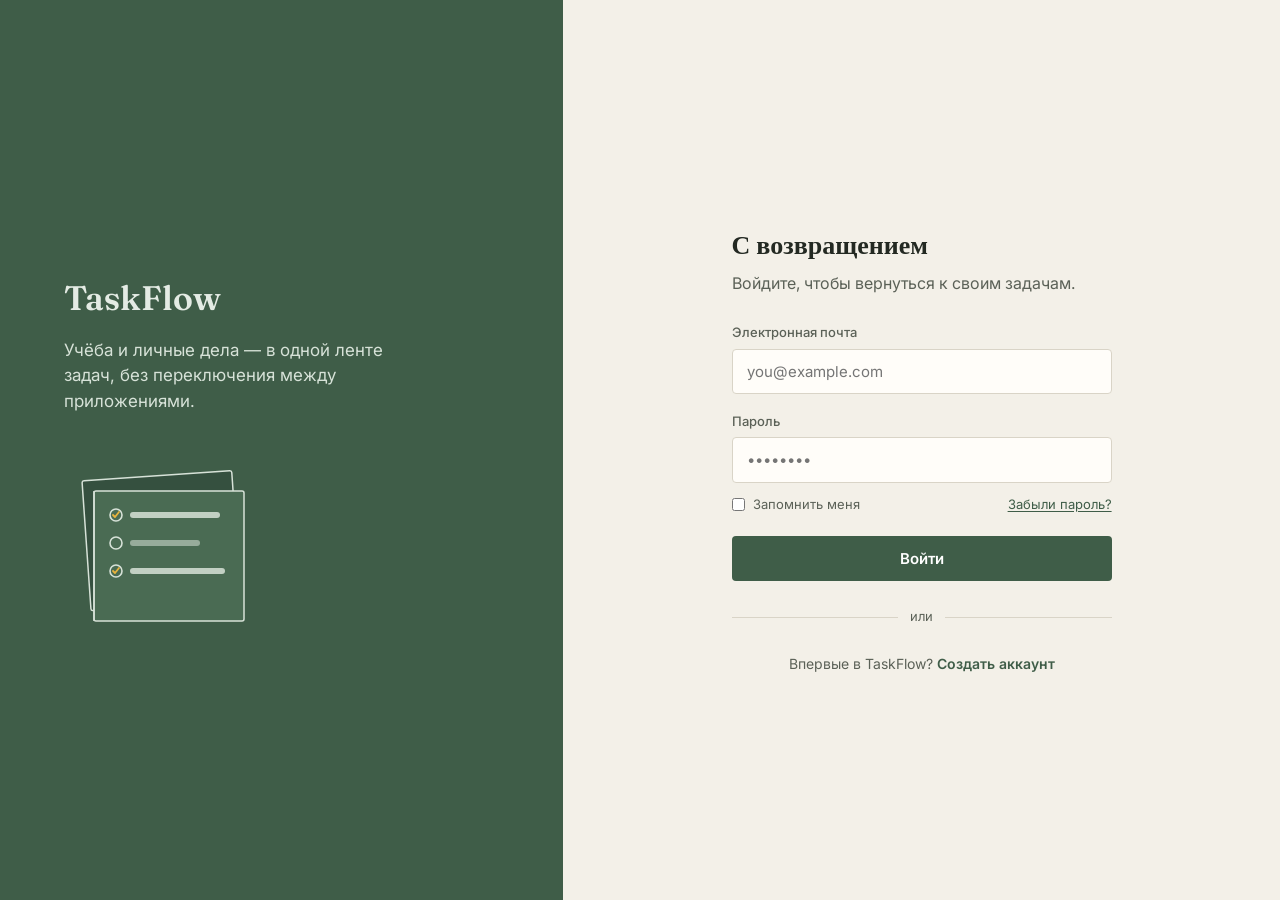
<file: index.html>
<!DOCTYPE html>
<html lang="ru">
<head>
<meta charset="UTF-8">
<meta name="viewport" content="width=device-width, initial-scale=1.0, maximum-scale=1.0, user-scalable=no">
<title>TaskFlow — Вход</title>
<link rel="preconnect" href="https://fonts.googleapis.com">
<link href="https://fonts.googleapis.com/css2?family=Fraunces:opsz,wght@9..144,400;9..144,600&family=Inter:wght@400;500;600&family=JetBrains+Mono:wght@400;500&display=swap" rel="stylesheet">
<link rel="stylesheet" href="css/normalize.css">
<link rel="stylesheet" href="css/style.css">
</head>
<body>
<div class="login-page">
  <header class="brand-panel">
    <div class="wordmark">TaskFlow</div>
    <p class="tagline">Учёба и личные дела — в одной ленте задач, без переключения между приложениями.</p>
    <svg class="brand-illustration" viewBox="0 0 220 160" fill="none" xmlns="http://www.w3.org/2000/svg">
      <rect x="18" y="14" width="150" height="130" rx="2" transform="rotate(-4 18 14)" fill="#35503f" stroke="#d7e2d8" stroke-width="1.5"/>
      <rect x="30" y="24" width="150" height="130" rx="2" fill="#4a6b53" stroke="#d7e2d8" stroke-width="1.5"/>
      <line x1="30" y1="24" x2="30" y2="154" stroke="#d7e2d8" stroke-width="1.5"/>
      <circle cx="52" cy="48" r="6" stroke="#d7e2d8" stroke-width="1.6" fill="none"/>
      <path d="M49 48l2 2 4-5" stroke="#e8b33d" stroke-width="1.8" stroke-linecap="round" stroke-linejoin="round"/>
      <rect x="66" y="45" width="90" height="6" rx="3" fill="#d7e2d8" opacity="0.85"/>
      <circle cx="52" cy="76" r="6" stroke="#d7e2d8" stroke-width="1.6" fill="none"/>
      <rect x="66" y="73" width="70" height="6" rx="3" fill="#d7e2d8" opacity="0.55"/>
      <circle cx="52" cy="104" r="6" stroke="#d7e2d8" stroke-width="1.6" fill="none"/>
      <path d="M49 104l2 2 4-5" stroke="#e8b33d" stroke-width="1.8" stroke-linecap="round" stroke-linejoin="round"/>
      <rect x="66" y="101" width="95" height="6" rx="3" fill="#d7e2d8" opacity="0.85"/>
    </svg>
  </header>
  <div class="form-panel">
    <main class="inner">
      <h1 class="form-title">С возвращением</h1>
      <p class="form-sub">Войдите, чтобы вернуться к своим задачам.</p>
      <form onsubmit="return false;">
        <div class="field">
          <label for="email">Электронная почта</label>
          <input id="email" type="email" placeholder="you@example.com" required>
        </div>
        <div class="field">
          <label for="password">Пароль</label>
          <input id="password" type="password" placeholder="••••••••" required>
        </div>
        <div class="row-between">
          <span class="checkbox-line"><input type="checkbox" id="remember"><label for="remember" style="margin:0;font-weight:400;">Запомнить меня</label></span>
          <a href="#">Забыли пароль?</a>
        </div>
        <button class="btn-primary" type="submit">Войти</button>
      </form>
      <div class="divider">или</div>
      <footer class="switch-line">Впервые в TaskFlow? <a href="#">Создать аккаунт</a></footer>
    </main>
  </div>
</div>
<script src="js/main.js"></script>
</body>
</html>
</file>
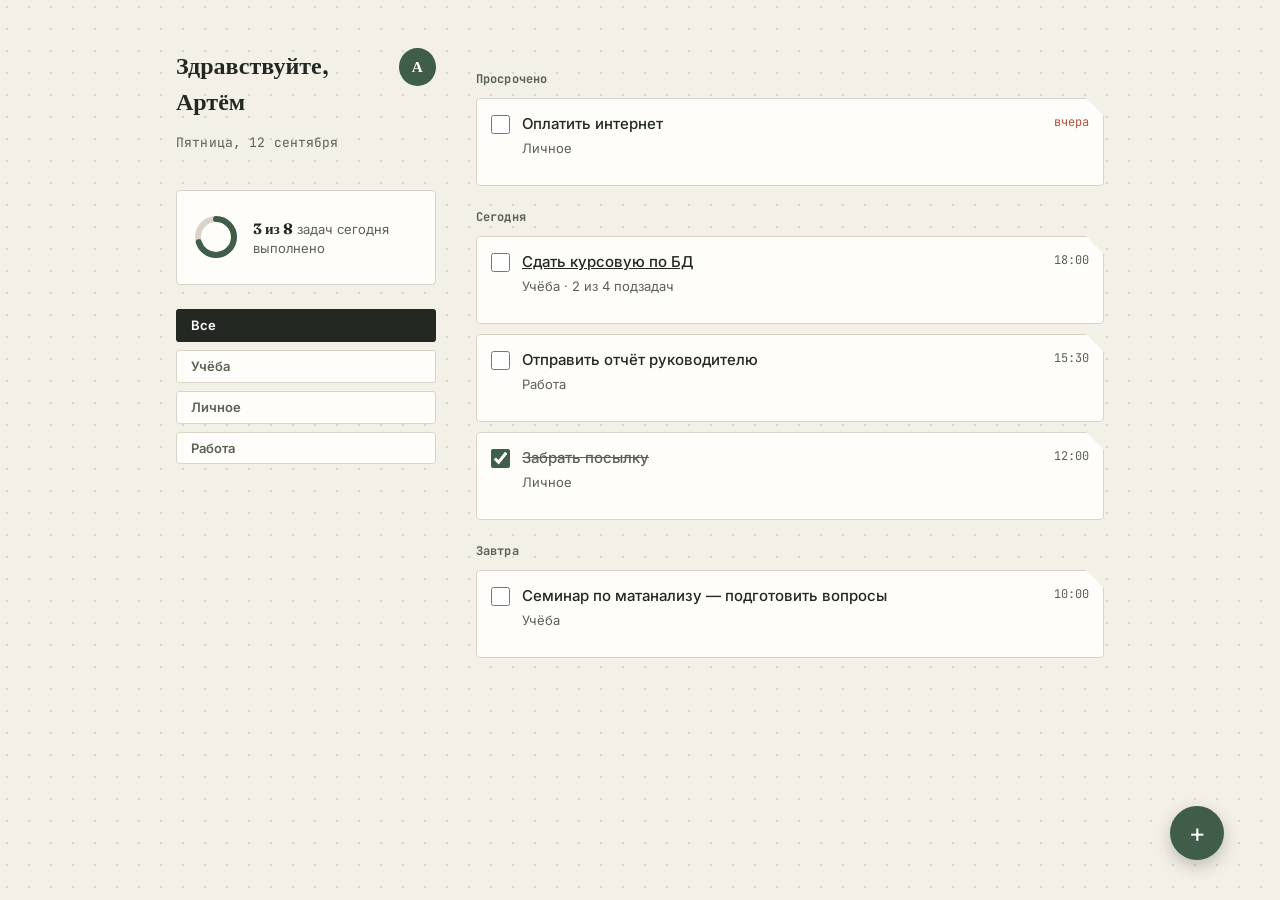
<file: dashboard.html>
<!DOCTYPE html>
<html lang="ru">
<head>
<meta charset="UTF-8">
<meta name="viewport" content="width=device-width, initial-scale=1.0, maximum-scale=1.0, user-scalable=no">
<title>TaskFlow — Сегодня</title>
<link rel="preconnect" href="https://fonts.googleapis.com">
<link href="https://fonts.googleapis.com/css2?family=Fraunces:opsz,wght@9..144,400;9..144,600&family=Inter:wght@400;500;600&family=JetBrains+Mono:wght@400;500&display=swap" rel="stylesheet">
<link rel="stylesheet" href="css/normalize.css">
<link rel="stylesheet" href="css/style.css">
</head>
<body class="dot-grid dashboard-page">
<div class="shell">
  <aside class="sidebar">
    <header class="dash-top">
      <div class="greeting">
        <h1>Здравствуйте, Артём</h1>
        <p class="date mono">Пятница, 12 сентября</p>
      </div>
      <div class="avatar">А</div>
    </header>
    <div class="progress-strip">
      <svg class="ring" viewBox="0 0 46 46">
        <circle cx="23" cy="23" r="18" fill="none" stroke="#d9d4c7" stroke-width="6"/>
        <circle cx="23" cy="23" r="18" fill="none" stroke="#3f5d48" stroke-width="6"
          stroke-dasharray="113" stroke-dashoffset="34" stroke-linecap="round" transform="rotate(-90 23 23)"/>
      </svg>
      <p class="txt"><strong>3 из 8</strong> задач сегодня выполнено</p>
    </div>
    <nav class="tabs" aria-label="Категории">
      <button class="tab all active">Все</button>
      <button class="tab study">Учёба</button>
      <button class="tab personal">Личное</button>
      <button class="tab work">Работа</button>
    </nav>
  </aside>
  <main class="task-list">
    <section>
      <h3 class="group-label mono">Просрочено</h3>
      <article class="card tab-rust task-card overdue">
        <input type="checkbox">
        <div class="body">
          <div class="top-row"><span class="title">Оплатить интернет</span><span class="time">вчера</span></div>
          <p class="meta">Личное</p>
        </div>
      </article>
    </section>
    <section>
      <h3 class="group-label mono">Сегодня</h3>
      <article class="card tab-moss task-card">
        <input type="checkbox">
        <div class="body">
          <div class="top-row"><a class="title" href="task-detail.html">Сдать курсовую по БД</a><span class="time">18:00</span></div>
          <p class="meta">Учёба · 2 из 4 подзадач</p>
        </div>
      </article>
      <article class="card tab-work task-card">
        <input type="checkbox">
        <div class="body">
          <div class="top-row"><span class="title">Отправить отчёт руководителю</span><span class="time">15:30</span></div>
          <p class="meta">Работа</p>
        </div>
      </article>
      <article class="card tab-ochre task-card">
        <input type="checkbox" checked>
        <div class="body">
          <div class="top-row"><span class="title" style="text-decoration:line-through;color:var(--ink-soft);">Забрать посылку</span><span class="time">12:00</span></div>
          <p class="meta">Личное</p>
        </div>
      </article>
    </section>
    <section>
      <h3 class="group-label mono">Завтра</h3>
      <article class="card tab-moss task-card">
        <input type="checkbox">
        <div class="body">
          <div class="top-row"><span class="title">Семинар по матанализу — подготовить вопросы</span><span class="time">10:00</span></div>
          <p class="meta">Учёба</p>
        </div>
      </article>
    </section>
  </main>
</div>
<button class="fab" type="button" aria-label="Добавить задачу">+</button>
<script src="js/main.js"></script>
</body>
</html>
</file>
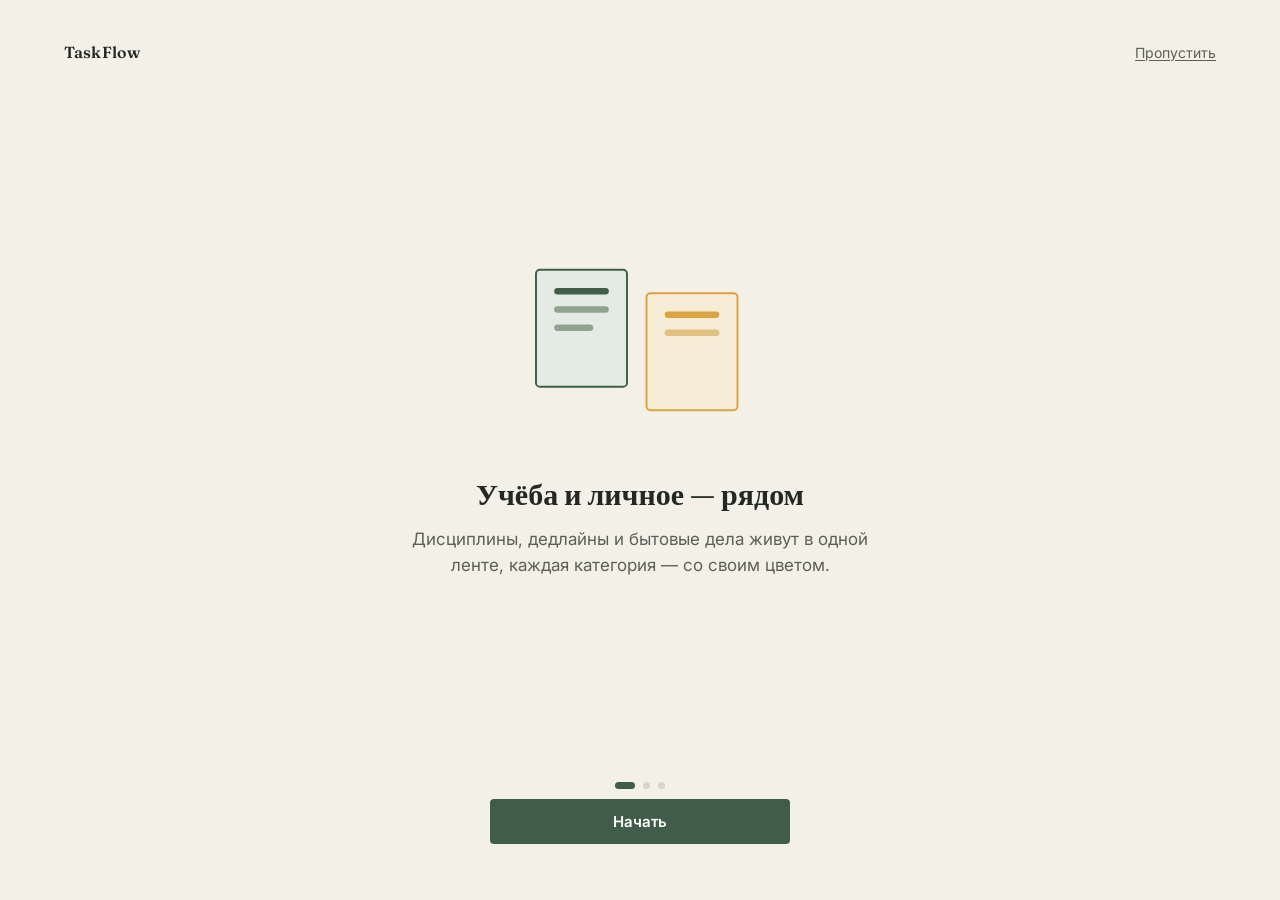
<file: onboarding.html>
<!DOCTYPE html>
<html lang="ru">
<head>
<meta charset="UTF-8">
<meta name="viewport" content="width=device-width, initial-scale=1.0, maximum-scale=1.0, user-scalable=no">
<title>TaskFlow — Знакомство</title>
<link rel="preconnect" href="https://fonts.googleapis.com">
<link href="https://fonts.googleapis.com/css2?family=Fraunces:opsz,wght@9..144,400;9..144,600&family=Inter:wght@400;500;600&family=JetBrains+Mono:wght@400;500&display=swap" rel="stylesheet">
<link rel="stylesheet" href="css/normalize.css">
<link rel="stylesheet" href="css/style.css">
</head>
<body class="onboarding-page">
<header class="top-bar">
  <span class="wordmark mono" style="font-family:var(--font-display);font-weight:600;">TaskFlow</span>
  <a class="skip" href="index.html">Пропустить</a>
</header>
<main class="track" id="track">
  <section class="slide">
    <div class="art">
      <svg viewBox="0 0 200 150" fill="none" xmlns="http://www.w3.org/2000/svg">
        <rect x="20" y="16" width="70" height="90" rx="3" fill="#e4ebe4" stroke="#3f5d48" stroke-width="1.5"/>
        <rect x="34" y="30" width="42" height="5" rx="2.5" fill="#3f5d48"/>
        <rect x="34" y="44" width="42" height="5" rx="2.5" fill="#8fa38f"/>
        <rect x="34" y="58" width="30" height="5" rx="2.5" fill="#8fa38f"/>
        <rect x="105" y="34" width="70" height="90" rx="3" fill="#f7ecd6" stroke="#d9a441" stroke-width="1.5"/>
        <rect x="119" y="48" width="42" height="5" rx="2.5" fill="#d9a441"/>
        <rect x="119" y="62" width="42" height="5" rx="2.5" fill="#e2c07f"/>
      </svg>
    </div>
    <h2>Учёба и личное — рядом</h2>
    <p>Дисциплины, дедлайны и бытовые дела живут в одной ленте, каждая категория — со своим цветом.</p>
  </section>
  <section class="slide">
    <div class="art">
      <svg viewBox="0 0 200 150" fill="none" xmlns="http://www.w3.org/2000/svg">
        <circle cx="100" cy="70" r="52" fill="none" stroke="#d9d4c7" stroke-width="10"/>
        <path d="M100 18a52 52 0 0 1 45 78" fill="none" stroke="#3f5d48" stroke-width="10" stroke-linecap="round"/>
        <text x="100" y="76" text-anchor="middle" font-family="JetBrains Mono" font-size="20" fill="#232922">09:30</text>
      </svg>
    </div>
    <h2>Напоминания приходят вовремя</h2>
    <p>TaskFlow подскажет о задаче заранее — вы сами выбираете, за сколько до срока.</p>
  </section>
  <section class="slide">
    <div class="art">
      <svg viewBox="0 0 200 150" fill="none" xmlns="http://www.w3.org/2000/svg">
        <rect x="30" y="20" width="140" height="20" rx="3" fill="#e4ebe4"/>
        <rect x="30" y="20" width="98" height="20" rx="3" fill="#3f5d48"/>
        <rect x="30" y="50" width="140" height="20" rx="3" fill="#f7ecd6"/>
        <rect x="30" y="50" width="60" height="20" rx="3" fill="#d9a441"/>
        <rect x="30" y="80" width="140" height="20" rx="3" fill="#f5e2dc"/>
        <rect x="30" y="80" width="30" height="20" rx="3" fill="#b5533c"/>
        <text x="30" y="118" font-family="JetBrains Mono" font-size="13" fill="#5b6157">7 / 10 задач на этой неделе</text>
      </svg>
    </div>
    <h2>Видно, где вы застряли</h2>
    <p>Прогресс по каждой категории — на одном экране, без отдельных отчётов и таблиц.</p>
  </section>
</main>
<nav class="dots" aria-label="Слайды">
  <span class="dot active"></span><span class="dot"></span><span class="dot"></span>
</nav>
<footer class="bottom-bar">
  <button class="btn-primary" type="button" onclick="location.href='index.html'">Начать</button>
</footer>
<script src="js/main.js"></script>
</body>
</html>
</file>
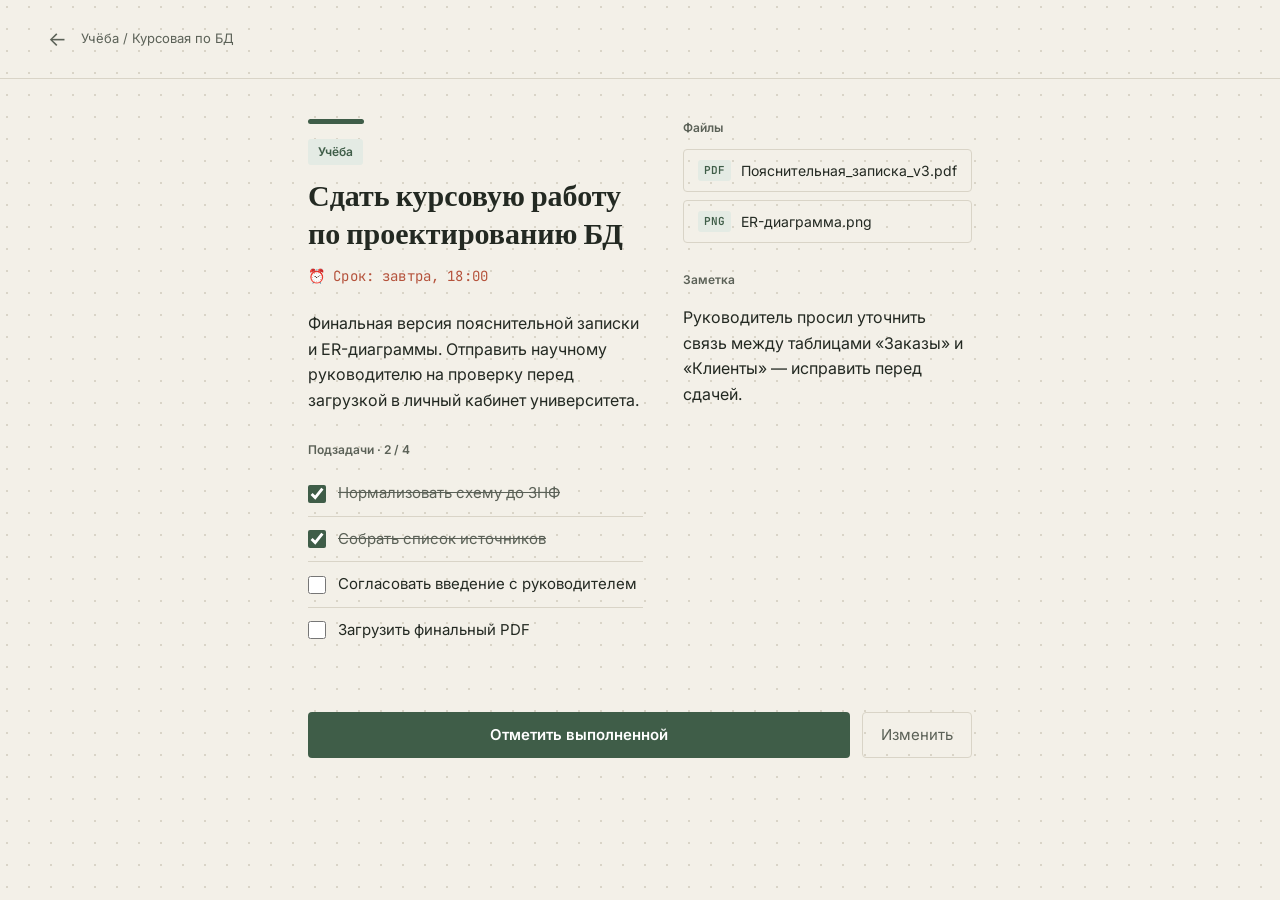
<file: task-detail.html>
<!DOCTYPE html>
<html lang="ru">
<head>
<meta charset="UTF-8">
<meta name="viewport" content="width=device-width, initial-scale=1.0, maximum-scale=1.0, user-scalable=no">
<title>TaskFlow — Задача</title>
<link rel="preconnect" href="https://fonts.googleapis.com">
<link href="https://fonts.googleapis.com/css2?family=Fraunces:opsz,wght@9..144,400;9..144,600&family=Inter:wght@400;500;600&family=JetBrains+Mono:wght@400;500&display=swap" rel="stylesheet">
<link rel="stylesheet" href="css/normalize.css">
<link rel="stylesheet" href="css/style.css">
</head>
<body class="dot-grid">
<header class="detail-top">
  <a class="back" href="dashboard.html" aria-label="Назад">←</a>
  <span class="crumb">Учёба / Курсовая по БД</span>
</header>
<main class="detail-main tab-moss">
  <div class="two-col">
    <section>
      <div class="tab-strip"></div>
      <span class="badge">Учёба</span>
      <h1 class="task-title">Сдать курсовую работу по проектированию БД</h1>
      <p class="due mono">⏰ Срок: завтра, 18:00</p>
      <p class="desc">Финальная версия пояснительной записки и ER-диаграммы. Отправить научному руководителю на проверку перед загрузкой в личный кабинет университета.</p>
      <section class="block">
        <h3 class="block-title">Подзадачи · 2 / 4</h3>
        <ul class="checklist">
          <li class="done"><input type="checkbox" checked><span>Нормализовать схему до 3НФ</span></li>
          <li class="done"><input type="checkbox" checked><span>Собрать список источников</span></li>
          <li><input type="checkbox"><span>Согласовать введение с руководителем</span></li>
          <li><input type="checkbox"><span>Загрузить финальный PDF</span></li>
        </ul>
      </section>
    </section>
    <aside>
      <section class="block">
        <h3 class="block-title">Файлы</h3>
        <div class="attachment"><span class="ext">PDF</span> Пояснительная_записка_v3.pdf</div>
        <div class="attachment"><span class="ext">PNG</span> ER-диаграмма.png</div>
      </section>
      <section class="block">
        <h3 class="block-title">Заметка</h3>
        <p class="desc" style="margin-bottom:0;">Руководитель просил уточнить связь между таблицами «Заказы» и «Клиенты» — исправить перед сдачей.</p>
      </section>
    </aside>
  </div>
  <div class="action-row">
    <button class="btn-primary" type="button">Отметить выполненной</button>
    <button class="btn-ghost" type="button">Изменить</button>
  </div>
</main>
<script src="js/main.js"></script>
</body>
</html>
</file>
<file: css/style.css>
:root {
  --paper: #f3f0e8;
  --card: #fffdf9;
  --ink: #232922;
  --ink-soft: #5b6157;
  --line: #d9d4c7;
  --moss: #3f5d48;
  --moss-tint: #e4ebe4;
  --ochre: #d9a441;
  --ochre-tint: #f7ecd6;
  --rust: #b5533c;
  --rust-tint: #f5e2dc;

  --font-display: "Fraunces", serif;
  --font-body: "Inter", sans-serif;
  --font-mono: "JetBrains Mono", monospace;

  --radius-card: 0.25rem;
  --corner-cut: 1.125rem;
}
html { font-size: 100%; }
*, *::before, *::after { box-sizing: border-box; }
body {
  background: var(--paper);
  color: var(--ink);
  font-family: var(--font-body);
  -webkit-font-smoothing: antialiased;
  line-height: 1.5;
}
a { color: inherit; }
button { font-family: var(--font-body); cursor: pointer; }
img, svg { max-width: 100%; display: block; }
.dot-grid {
  background-image: radial-gradient(var(--line) 0.0625rem, transparent 0.0625rem);
  background-size: 1.375rem 1.375rem;
  background-position: -0.25rem -0.25rem;
}
.card {
  background: var(--card);
  border: 1px solid var(--line);
  border-radius: var(--radius-card);
  clip-path: polygon(0 0, calc(100% - var(--corner-cut)) 0, 100% var(--corner-cut), 100% 100%, 0 100%);
  position: relative;
}
.mono { font-family: var(--font-mono); letter-spacing: 0.01em; }
.tab-moss  { --tab-color: var(--moss);  --tab-tint: var(--moss-tint); }
.tab-ochre { --tab-color: var(--ochre); --tab-tint: var(--ochre-tint); }
.tab-rust  { --tab-color: var(--rust);  --tab-tint: var(--rust-tint); }
.visually-hidden {
  position: absolute; width: 1px; height: 1px;
  overflow: hidden; clip: rect(0,0,0,0); white-space: nowrap;
}
:focus-visible { outline: 2px solid var(--moss); outline-offset: 0.125rem; }
.navbar {
  display: flex;
  align-items: center;
  justify-content: space-between;
  padding: 1rem 1.25rem;
  border-bottom: 1px solid var(--line);
  background: var(--card);
  position: relative;
}
.navbar .wordmark {
  font-family: var(--font-display);
  font-weight: 600;
  font-size: 1.2rem;
  color: var(--moss);
  text-decoration: none;
}
.burger {
  display: flex; flex-direction: column; justify-content: center; gap: 0.3rem;
  width: 2rem; height: 2rem; background: none; border: none; padding: 0;
}
.burger span { display: block; height: 0.125rem; background: var(--ink); border-radius: 0.0625rem; }
.nav-links {
  display: none; flex-direction: column;
  position: absolute; top: 100%; left: 0; right: 0;
  background: var(--card); border-bottom: 1px solid var(--line);
  padding: 0.5rem 1.25rem 1rem; gap: 0.25rem;
}
.nav-links.open { display: flex; }
.nav-links a {
  display: flex; align-items: center; justify-content: space-between;
  padding: 0.75rem 0.25rem; text-decoration: none; color: var(--ink);
  font-size: 0.95rem; border-bottom: 1px solid var(--line);
}
.nav-links a:last-child { border-bottom: none; }
.nav-links a.active { color: var(--moss); font-weight: 600; }
.nav-cta { display: none; }
.avatar {
  width: 2.375rem; height: 2.375rem; border-radius: 50%;
  background: var(--moss); color: #fff;
  display: flex; align-items: center; justify-content: center;
  font-family: var(--font-display); font-size: 0.95rem; font-weight: 600;
}
.login-page { display: flex; flex-direction: column; min-height: 100vh; }
.brand-panel {
  background: var(--moss); color: var(--moss-tint);
  padding: 2.5rem 1.75rem; position: relative; overflow: hidden;
}
.brand-panel .wordmark { font-family: var(--font-display); font-size: 1.75rem; font-weight: 600; }
.brand-panel .tagline { margin-top: 0.875rem; max-width: 30ch; color: #d7e2d8; }
.brand-illustration { margin-top: 2.25rem; width: 13.75rem; height: auto; }
.form-panel { flex: 1; padding: 2.5rem 1.5rem 3rem; display: flex; flex-direction: column; justify-content: center; }
.form-panel .inner { max-width: 23.75rem; margin: 0 auto; width: 100%; }
.form-title { font-family: var(--font-display); font-size: 1.625rem; font-weight: 600; margin: 0 0 0.375rem; }
.form-sub { color: var(--ink-soft); margin: 0 0 1.75rem; }
label { display: block; font-size: 0.8125rem; font-weight: 500; margin-bottom: 0.375rem; color: var(--ink-soft); }
.field { margin-bottom: 1.125rem; }
input[type="email"], input[type="password"] {
  width: 100%; padding: 0.8125rem 0.875rem;
  border: 1px solid var(--line); border-radius: var(--radius-card);
  background: var(--card); font-family: var(--font-body); font-size: 0.9375rem; color: var(--ink);
}
input:focus { outline: 2px solid var(--moss); outline-offset: 0.0625rem; border-color: var(--moss); }
.row-between { display: flex; align-items: center; justify-content: space-between; margin: -0.375rem 0 1.375rem; font-size: 0.8125rem; }
.row-between a { color: var(--moss); text-decoration: underline; text-underline-offset: 0.125rem; }
.checkbox-line { display: flex; align-items: center; gap: 0.5rem; color: var(--ink-soft); }
.btn-primary {
  width: 100%; padding: 0.875rem; background: var(--moss); color: #fff;
  border: none; border-radius: var(--radius-card); font-size: 0.9375rem; font-weight: 600;
}
.btn-primary:hover { background: #35503f; }
.divider { display: flex; align-items: center; gap: 0.75rem; color: var(--ink-soft); font-size: 0.8125rem; margin: 1.625rem 0; }
.divider::before, .divider::after { content: ""; flex: 1; height: 1px; background: var(--line); }
.switch-line { text-align: center; font-size: 0.875rem; color: var(--ink-soft); }
.switch-line a { color: var(--moss); font-weight: 600; text-decoration: none; }
.onboarding-page { min-height: 100vh; display: flex; flex-direction: column; }
.top-bar { padding: 1.25rem 1.25rem 0; display: flex; justify-content: space-between; align-items: center; }
.skip { font-size: 0.875rem; color: var(--ink-soft); text-decoration: underline; text-underline-offset: 0.125rem; }
.track {
  flex: 1; display: flex; overflow-x: auto;
  scroll-snap-type: x mandatory; -webkit-overflow-scrolling: touch;
}
.track::-webkit-scrollbar { display: none; }
.slide {
  flex: 0 0 100%; scroll-snap-align: center;
  display: flex; flex-direction: column; align-items: center; justify-content: center;
  padding: 1.5rem 2rem 0.75rem; text-align: center;
}
.slide .art { margin-bottom: 1.75rem; width: 12.5rem; }
.slide h2 { font-family: var(--font-display); font-size: 1.5rem; font-weight: 600; margin: 0 0 0.625rem; }
.slide p { color: var(--ink-soft); max-width: 34ch; margin: 0; }
.dots { display: flex; justify-content: center; gap: 0.5rem; padding: 1.125rem 0 0.625rem; }
.dot { width: 0.4375rem; height: 0.4375rem; border-radius: 50%; background: var(--line); }
.dot.active { background: var(--moss); width: 1.25rem; border-radius: 0.25rem; }
.bottom-bar { padding: 0 1.25rem 1.75rem; }
.detail-top { display: flex; align-items: center; gap: 0.875rem; padding: 1.125rem 1.25rem; border-bottom: 1px solid var(--line); }
.back { font-size: 1.25rem; color: var(--ink-soft); text-decoration: none; }
.crumb { font-size: 0.8125rem; color: var(--ink-soft); }
.detail-main { padding: 1.25rem; max-width: 45rem; margin: 0 auto; }
.tab-strip { height: 0.3125rem; border-radius: 0.1875rem; background: var(--tab-color); width: 3.5rem; margin-bottom: 0.875rem; }
.badge {
  display: inline-block; font-size: 0.75rem; font-weight: 600;
  padding: 0.25rem 0.625rem; border-radius: 0.1875rem;
  background: var(--tab-tint); color: var(--tab-color); margin-bottom: 0.75rem;
}
.task-title { font-family: var(--font-display); font-size: 1.5rem; font-weight: 600; margin: 0 0 0.625rem; line-height: 1.25; }
.due { display: flex; align-items: center; gap: 0.5rem; font-family: var(--font-mono); font-size: 0.875rem; color: var(--rust); margin-bottom: 1.5rem; }
.desc { line-height: 1.6; margin-bottom: 1.75rem; }
.block { margin-bottom: 1.75rem; }
.block-title { font-size: 0.75rem; font-weight: 600; color: var(--ink-soft); margin: 0 0 0.75rem; }
.checklist { list-style: none; margin: 0; padding: 0; }
.checklist li { display: flex; align-items: center; gap: 0.75rem; padding: 0.6875rem 0; border-bottom: 1px solid var(--line); font-size: 0.9375rem; }
.checklist li:last-child { border-bottom: none; }
.checklist input[type="checkbox"] { width: 1.125rem; height: 1.125rem; accent-color: var(--moss); }
.checklist li.done span { text-decoration: line-through; color: var(--ink-soft); }
.attachment { display: flex; align-items: center; gap: 0.625rem; padding: 0.625rem 0.875rem; border: 1px solid var(--line); border-radius: var(--radius-card); font-size: 0.875rem; margin-bottom: 0.5rem; }
.attachment .ext { font-family: var(--font-mono); font-size: 0.6875rem; font-weight: 600; background: var(--moss-tint); color: var(--moss); padding: 0.125rem 0.375rem; border-radius: 0.1875rem; }
.action-row { display: flex; gap: 0.75rem; margin-top: 2rem; }
.action-row .btn-primary { flex: 1; padding: 0.8125rem; }
.btn-ghost { padding: 0.8125rem 1.125rem; background: transparent; color: var(--ink-soft); border: 1px solid var(--line); border-radius: var(--radius-card); font-size: 0.9375rem; }
.dashboard-page { padding-bottom: 5.625rem; }
.shell { display: flex; flex-direction: column; }
.sidebar { display: flex; flex-direction: column; }
.dash-top { padding: 1.5rem 1.25rem 0.5rem; display: flex; justify-content: space-between; align-items: flex-start; }
.greeting h1 { font-family: var(--font-display); font-size: 1.5rem; font-weight: 600; margin: 0 0 0.25rem; }
.greeting .date { font-family: var(--font-mono); font-size: 0.8125rem; color: var(--ink-soft); }
.progress-strip {
  margin: 1.125rem 1.25rem 0.375rem; padding: 0.875rem 1rem;
  display: flex; align-items: center; gap: 0.875rem;
  background: var(--card); border: 1px solid var(--line); border-radius: var(--radius-card);
}
.ring { flex-shrink: 0; width: 2.875rem; height: 2.875rem; }
.progress-strip .txt { font-size: 0.8125rem; color: var(--ink-soft); line-height: 1.4; }
.progress-strip .txt strong { color: var(--ink); font-family: var(--font-display); font-size: 0.9375rem; }
.tabs { display: flex; gap: 0.5rem; padding: 1.125rem 1.25rem 0.25rem; overflow-x: auto; }
.tab {
  flex-shrink: 0; padding: 0.5rem 0.875rem; font-size: 0.8125rem; font-weight: 600;
  border-radius: 0.1875rem; border: 1px solid var(--line); color: var(--ink-soft);
  background: var(--card); white-space: nowrap;
}
.tab.active { border-color: transparent; }
.tab.all.active { background: var(--ink); color: #fff; }
.tab.study.active { background: var(--moss-tint); color: var(--moss); border-color: var(--moss); }
.tab.personal.active { background: var(--ochre-tint); color: var(--ochre); border-color: var(--ochre); }
.tab.work.active { background: var(--rust-tint); color: var(--rust); border-color: var(--rust); }

.task-list { padding: 0.75rem 1.25rem 0; }
.group-label { font-size: 0.75rem; color: var(--ink-soft); margin: 1.375rem 0 0.625rem; }
.task-card { display: flex; align-items: flex-start; gap: 0.75rem; padding: 0.875rem; margin-bottom: 0.625rem; }
.task-card input[type="checkbox"] { width: 1.1875rem; height: 1.1875rem; margin-top: 0.125rem; accent-color: var(--moss); flex-shrink: 0; }
.task-card .body { flex: 1; min-width: 0; }
.task-card .top-row { display: flex; justify-content: space-between; gap: 0.5rem; }
.task-card .title { font-size: 0.9375rem; font-weight: 500; }
.task-card .time { font-family: var(--font-mono); font-size: 0.75rem; color: var(--ink-soft); flex-shrink: 0; }
.task-card .meta { font-size: 0.8125rem; color: var(--ink-soft); margin-top: 0.1875rem; }
.task-card.overdue .time { color: var(--rust); }
.fab {
  position: fixed; right: 1.25rem; bottom: 1.5rem;
  width: 3.375rem; height: 3.375rem; border-radius: 50%;
  background: var(--moss); color: #fff; border: none;
  font-size: 1.625rem; line-height: 1;
  box-shadow: 0 0.375rem 1rem rgba(35,41,34,0.25);
}
@media (min-width: 48em) {
  .navbar { padding: 1.125rem 3.5rem; }
  .burger { display: none; }
  .nav-links {
    display: flex; flex-direction: row; position: static; border: none; padding: 0;
    gap: 2rem; background: transparent;
  }
  .nav-links a { border-bottom: none; padding: 0.25rem 0; font-weight: 500; position: relative; }
  .nav-links a.active::after { content: ""; position: absolute; left: 0; right: 0; bottom: -0.375rem; height: 0.125rem; background: var(--moss); }
  .nav-cta { display: flex; align-items: center; gap: 1rem; }
  .login-page { flex-direction: row; }
  .brand-panel { width: 44%; padding: 4rem; display: flex; flex-direction: column; justify-content: center; }
  .brand-panel .wordmark { font-size: 2.125rem; }
  .brand-panel .tagline { font-size: 1.0625rem; }
  .form-panel { width: 56%; padding: 4rem; }
  .top-bar { padding: 2.5rem 4rem 0; }
  .slide { padding: 1.25rem 6rem; }
  .slide .art { width: 16.25rem; }
  .slide h2 { font-size: 1.875rem; }
  .slide p { max-width: 42ch; font-size: 1.0625rem; }
  .bottom-bar { max-width: 21.25rem; margin: 0 auto; width: 100%; padding-bottom: 3.5rem; }
  .detail-top { padding: 1.5rem 3rem; }
  .detail-main { padding: 2.5rem 3rem; max-width: 47.5rem; }
  .task-title { font-size: 1.875rem; }
  .two-col { display: grid; grid-template-columns: 1.4fr 1fr; gap: 2.5rem; align-items: start; }
  .shell {
    flex-direction: row; align-items: flex-start; gap: 2.5rem;
    max-width: 65rem; margin: 0 auto; padding: 3rem 3.5rem;
  }
  .sidebar { flex: 0 0 16.25rem; gap: 1.5rem; position: sticky; top: 3rem; }
  .dash-top { padding: 0; }
  .progress-strip { margin: 0; }
  .tabs { padding: 0; flex-direction: column; align-items: stretch; }
  .tab { text-align: left; }
  .task-list { flex: 1; padding: 0; }
  .fab { right: 3.5rem; bottom: 2.5rem; }
}
</file>
